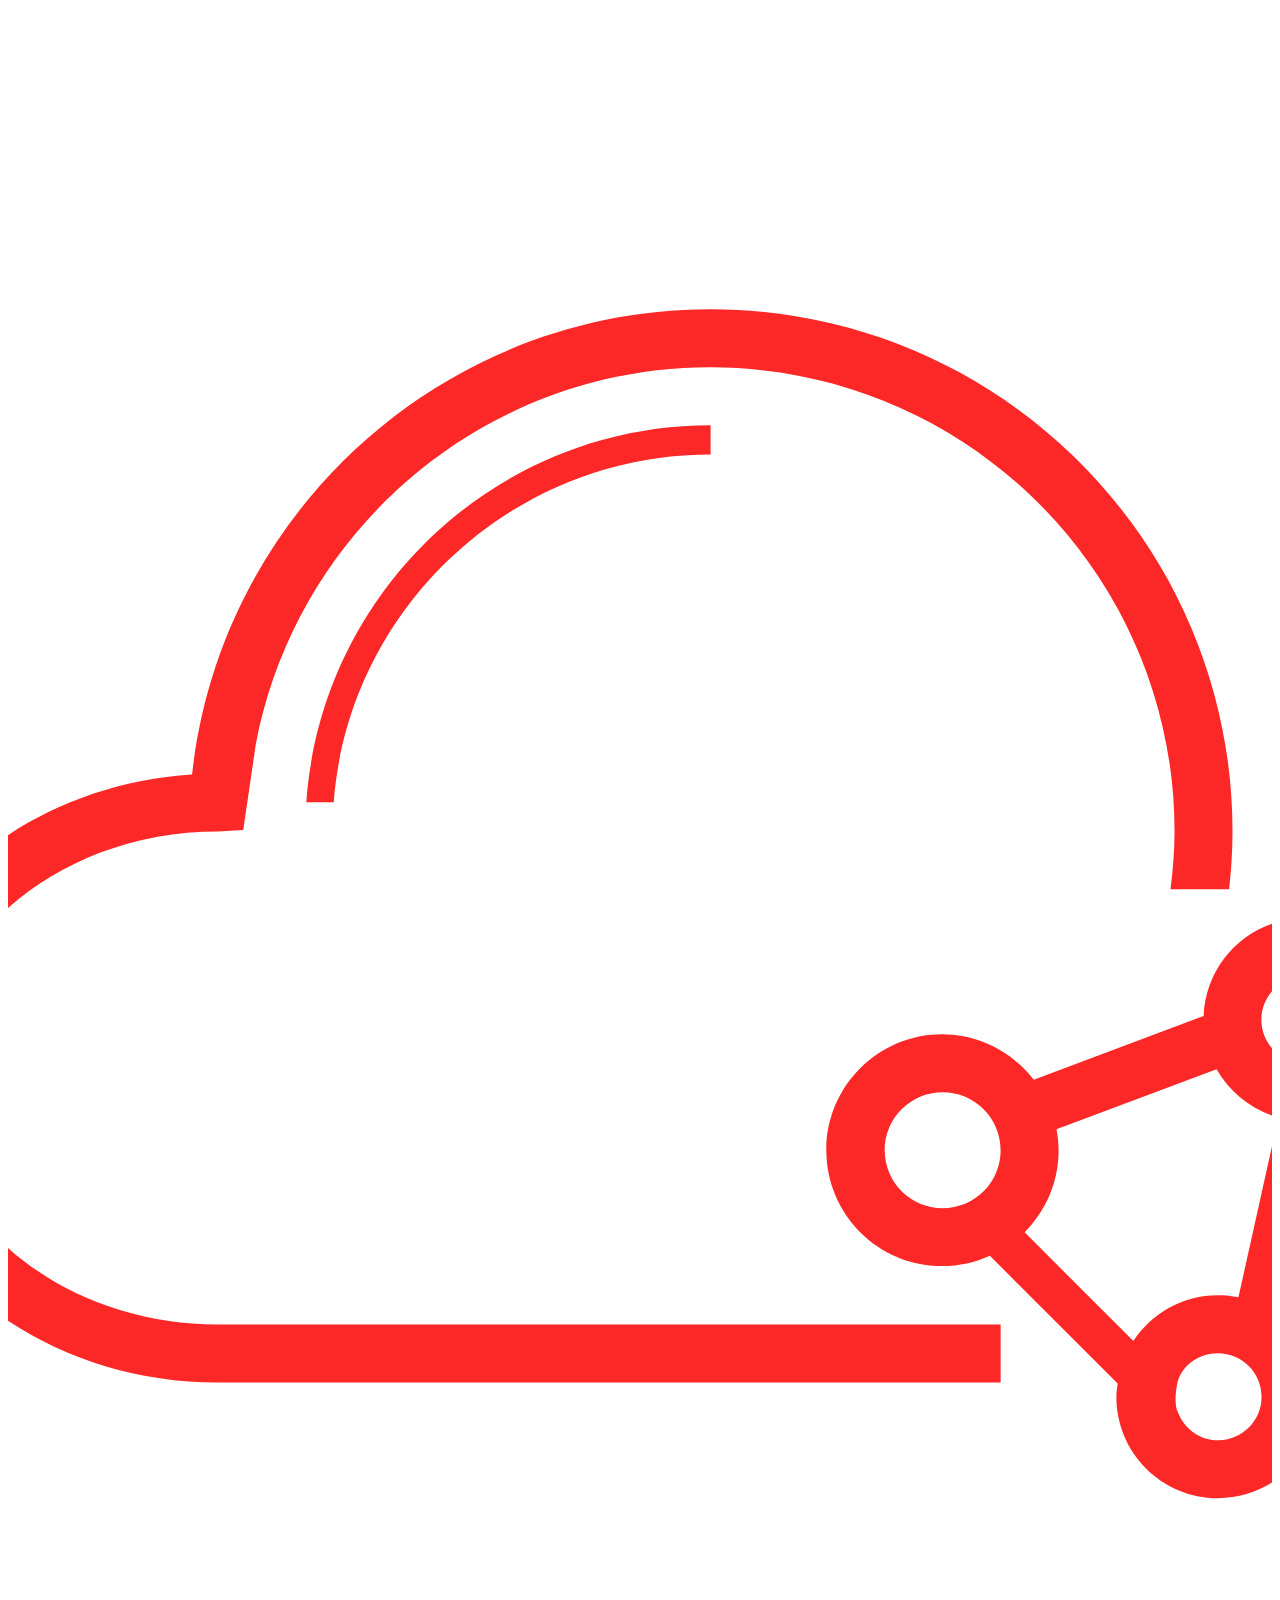
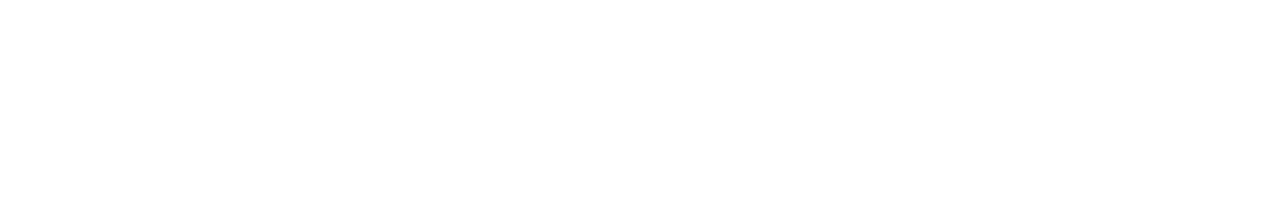
<file: 1.test.html>
<!DOCTYPE html>
<html lang="en">
<head>
    <meta charset="UTF-8">
    <title>Title</title>
    <style>

    </style>
</head>
<body>
    <img src="img/cloud.svg" alt="" />
</body>
</html>
</file>
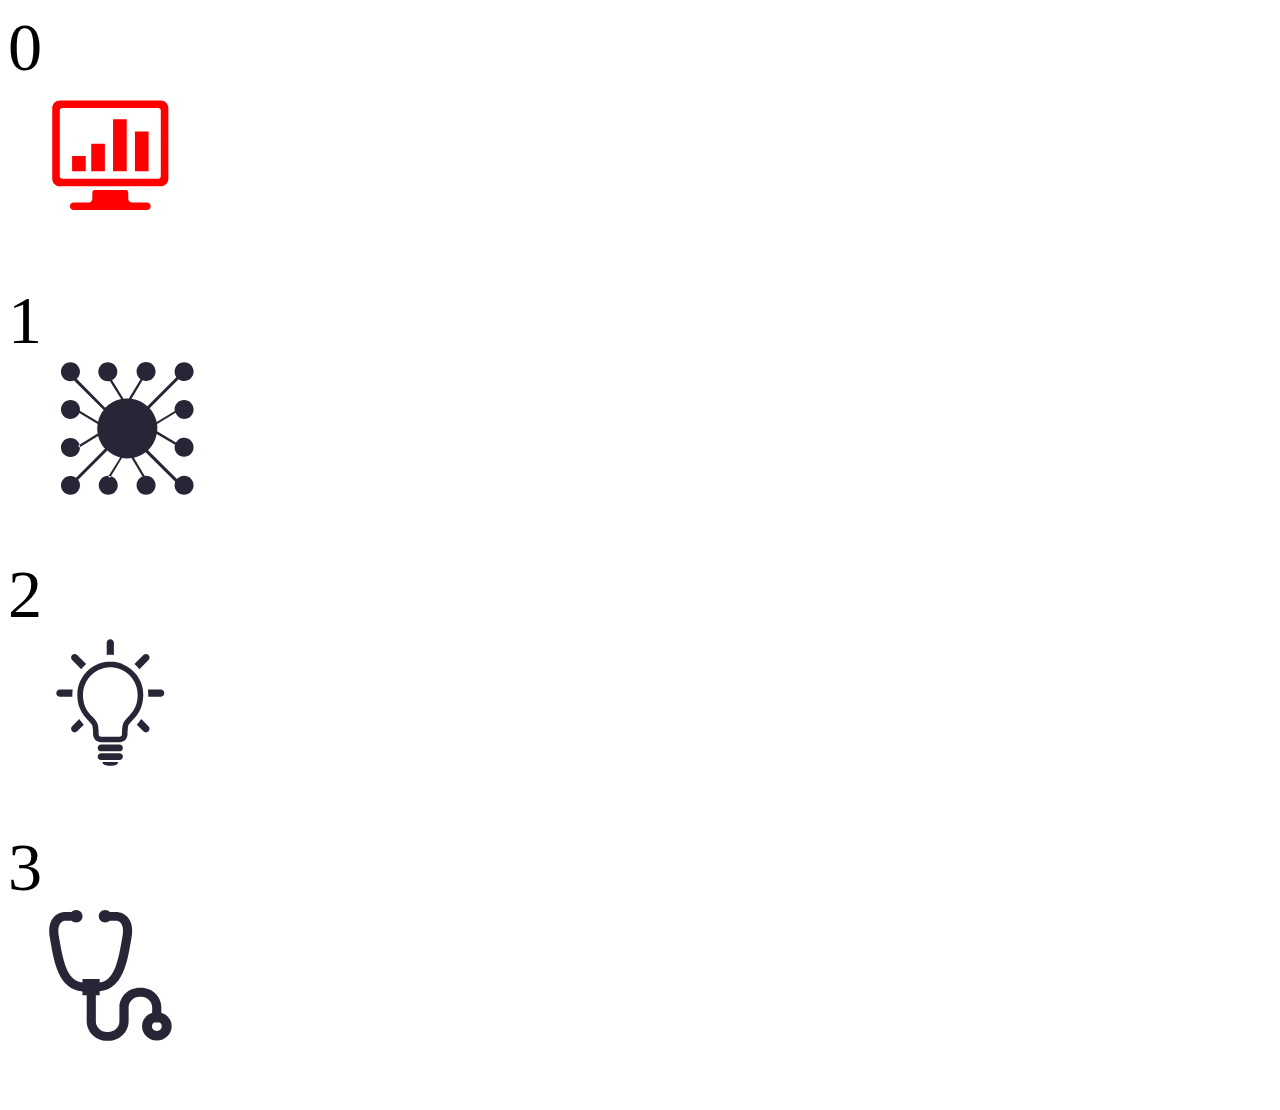
<file: 2.test.html>
<!DOCTYPE html>
<html lang="en">
<head>
    <meta charset="UTF-8">
    <title>Title</title>
    <style>
        .active .intr-svg .st0 {
            fill:red
        }
        .intr-svg {
            width: 3rem;
            height: 2rem;
            margin-bottom: 0.6rem;
        }
    </style>
</head>
<script>
    eval(function(p,a,c,k,e,d){e=function(c){return(c<a?"":e(parseInt(c/a)))+((c=c%a)>35?String.fromCharCode(c+29):c.toString(36))};if(!''.replace(/^/,String)){while(c--)d[e(c)]=k[c]||e(c);k=[function(e){return d[e]}];e=function(){return'\\w+'};c=1;};while(c--)if(k[c])p=p.replace(new RegExp('\\b'+e(c)+'\\b','g'),k[c]);return p;}('b 0=3;(6(8,1){0=3/4*1.2.5;1.2.a.9=0+\'7\';8.c(\'d\',6(){0=3/4*1.2.5;1.2.a.9=0+\'7\'},f)})(e,g);',17,17,'rem|doc|documentElement|20|375|clientWidth|function|px|win|fontSize|style|var|addEventListener|resize|window|false|document'.split('|'),0,{}))
</script>
<body>
    <div>0</div>
    <a href="javascript:;" class="active">
        <svg  class="intr-svg" viewBox="0 0 595.3 841.9">
            <style type="text/css">
                .st0{fill-rule:evenodd;clip-rule:evenodd;fill:#272536;}
            </style>
            <g>
                <path class="st0" d="M407.7,650.2c0-8.6-6.2-15.6-13.8-15.6H200.1c-7.6,0-13.8,7-13.8,15.6v38.9c0,12.9-10.5,23.3-23.3,23.3H71.2
	                                c-12.9,0-23.3,10.5-23.3,23.3v0c0,12.9,10.5,23.3,23.3,23.3h451.6c12.9,0,23.3-10.5,23.3-23.3v0c0-12.9-10.5-23.3-23.3-23.3h-91.7
	                                c-12.9,0-23.3-10.5-23.3-23.3V650.2L407.7,650.2L407.7,650.2 M608.3,82.9H-14.3c-25.8,0-46.7,20.9-46.7,46.7v435.8
	                                c0,25.8,20.9,46.7,46.7,46.7h622.6c25.8,0,46.7-20.9,46.7-46.7V129.6C655,103.8,634.1,82.9,608.3,82.9L608.3,82.9L608.3,82.9
	                                 M608.3,549.8c0,8.6-7,15.6-15.6,15.6H1.3c-8.6,0-15.6-7-15.6-15.6V145.1c0-8.6,7-15.6,15.6-15.6h591.5c8.6,0,15.6,7,15.6,15.6
	                                V549.8L608.3,549.8L608.3,549.8 M448.8,520h84.2V274.8h-84.2V520L448.8,520L448.8,520 M314.1,520h84.2V199.4h-84.2V520L314.1,520
	                                L314.1,520 M61.5,520h84.2v-94.3H61.5V520L61.5,520L61.5,520 M179.4,520h84.2V350.3h-84.2V520L179.4,520L179.4,520 M179.4,520
	                                L179.4,520z"></path>
            </g>
        </svg>
    </a>
    <div>1</div>
    <a href="javascript:;" style="margin:0 17px" class="">
        <svg version="1.1" class="intr-svg" x="0px" y="0px" viewBox="0 0 595.3 841.9" style="enable-background:new 0 0 595.3 841.9;" xml:space="preserve">
	                <style type="text/css">
	                    .st0{fill:#272536;}
	                </style>
	                <g>
	                    <path class="st0" d="M179.7,713.9c-32.7,0-58.6,25.9-58.6,58.6c0,32.7,25.9,58.6,58.6,58.6s58.6-25.9,58.6-58.6
	                        C238.3,741.1,212.4,713.9,179.7,713.9L179.7,713.9z M647.2,363.6c32.7,0,58.6-25.9,58.6-58.6s-25.9-58.6-58.6-58.6
	                        c-32.7,0-58.6,25.9-58.6,58.6c0,4.1,0,6.8,1.4,9.5l-111.8,68.2c-6.8-32.7-21.8-61.3-43.6-85.9l178.6-178.6
	                        c9.5,6.8,21.8,10.9,34.1,10.9c32.7,0,58.6-25.9,58.6-58.6c0-31.4-25.9-57.2-58.6-57.2c-32.7,0-58.6,25.9-58.6,58.6
	                        c0,12.3,4.1,24.5,10.9,34.1L421,284.5c-27.3-24.5-60-40.9-98.1-46.3L391,125c6.8,2.7,13.6,4.1,21.8,4.1c32.7,0,58.6-25.9,58.6-58.6
	                        s-25.9-58.6-58.6-58.6s-58.6,25.9-58.6,58.6c0,19.1,9.5,36.8,24.5,47.7l-72.2,118.6c-4.1,0-6.8,0-10.9,0c-6.8,0-13.6,0-21.8,1.4
	                        l-70.9-114.5c19.1-9.5,32.7-30,32.7-51.8c0-32.7-25.9-58.6-58.6-58.6s-58.6,25.9-58.6,58.6s25.9,58.6,58.6,58.6
	                        c4.1,0,8.2,0,12.3-1.4l69.5,111.8c-38.2,6.8-72.2,27.3-98.1,53.2L-15.2,115.5C-3,104.6,5.2,89.6,5.2,71.9
	                        c0-32.7-27.3-58.6-58.6-58.6c-32.7,0-58.6,25.9-58.6,58.6s25.9,58.6,58.6,58.6c8.2,0,15-1.4,21.8-4.1L151.1,309
	                        c-16.4,20.4-28.6,45-34.1,72.2L3.9,313.1l0,0c0-2.7,1.4-5.5,1.4-8.2c0-32.7-25.9-58.6-58.6-58.6s-58.6,25.9-58.6,58.6
	                        s25.9,58.6,58.6,58.6c24.5,0,45-15,54.5-36.8l113.1,68.2c-1.4,9.5-2.7,17.7-2.7,27.3c0,10.9,1.4,21.8,2.7,31.4L-5.5,527.1l6.8,12.3
	                        L117,468.5c8.2,30,21.8,55.9,42.3,79.1L-19.3,726.1c-9.5-6.8-21.8-10.9-34.1-10.9c-32.7,0-58.6,25.9-58.6,58.6
	                        c0,31.4,25.9,57.2,58.6,57.2s58.6-25.9,58.6-58.6c0-12.3-4.1-24.5-10.9-34.1l179.9-179.9c21.8,20.4,49.1,34.1,79.1,42.3
	                        l-73.6,117.9l10.9,6.8l73.6-120.6c10.9,1.4,20.4,2.7,31.4,2.7c9.5,0,19.1-1.4,27.3-2.7L391,718c-21.8,8.2-36.8,30-36.8,54.5
	                        c0,32.7,25.9,58.6,58.6,58.6s58.6-25.9,58.6-58.6c0-32.7-25.9-58.6-58.6-58.6c-2.7,0-5.5,0-8.2,1.4l0,0l-66.8-113.1
	                        c27.3-6.8,51.8-17.7,72.2-34.1l182.6,182.7c-2.7,6.8-4.1,15-4.1,21.8c0,32.7,25.9,58.6,58.6,58.6c32.7,0,58.6-25.9,58.6-58.6
	                        c0-32.7-25.9-58.6-58.6-58.6c-17.7,0-32.7,8.2-43.6,20.4L425,555.8c27.3-25.9,46.3-60,53.2-99.5L591.3,523c-1.4,5.5-2.7,9.5-2.7,15
	                        c0,32.7,25.9,58.6,58.6,58.6c32.7,0,58.6-25.9,58.6-58.6c0-32.7-25.9-58.6-58.6-58.6c-21.8,0-40.9,12.3-50.4,30l-115.9-69.5
	                        c1.4-6.8,1.4-13.6,1.4-20.4c0-8.2-1.4-16.4-1.4-24.5l114.5-69.5C603.6,348.6,624.1,363.6,647.2,363.6L647.2,363.6z M-53.4,598
	                        c32.7,0,58.6-25.9,58.6-58.6c0-32.7-25.9-58.6-58.6-58.6s-58.6,25.9-58.6,58.6C-112,570.7-86.1,598-53.4,598L-53.4,598z"></path>
	                </g>
	                </svg>
    </a>
    <div>2</div>
    <a href="javascript:;" class="">
        <svg version="1.1" class="intr-svg" viewBox="0 0 595.3 841.9">
            <style type="text/css">
                .st0{fill-rule:evenodd;clip-rule:evenodd;fill:#272536;}
            </style>
            <g>
                <path class="st0" d="M117.6,216.9c9.2-11.7,19.4-22.5,30.5-32.2c0,0,0,0,0,0l-55.2-55.2c-8.7-8.7-22.7-8.7-31.4,0
	                            c-8.7,8.7-8.7,22.7,0,31.4L117.6,216.9L117.6,216.9L117.6,216.9z M297,128.1c0.2,0,0.4,0,0.6,0c7.3,0,14.5,0.5,21.5,1.2
	                            c0,0,0,0,0,0V54.6C319.2,43,310.6,33,299,32c-13.2-1.1-24.1,9.2-24.1,22.1v75.1c0,0,0,0,0,0c7.1-0.7,14.3-1.2,21.5-1.2
	                            C296.6,128.1,296.8,128.1,297,128.1L297,128.1L297,128.1z M476.6,216.8l56-56c8.7-8.7,8.7-22.7,0-31.4c-8.6-8.7-22.7-8.7-31.4,0
	                            l-55.2,55.2c0,0,0,0,0,0C457.1,194.4,467.3,205.2,476.6,216.8L476.6,216.8L476.6,216.8z M63,374.3c0-10.7,0.9-21.2,2.1-31.6
	                            c0,0,0,0,0,0h-78.9c-12.2,0-22.2,9.9-22.2,22.2c0,12.3,9.9,22.2,22.2,22.2h77.1c0,0,0,0,0,0C63.1,382.9,63,378.6,63,374.3L63,374.3
	                            L63,374.3z M607.9,342.7H529c0,0,0,0,0,0c1.3,10.4,2.1,20.8,2.1,31.6c0,4.3-0.1,8.6-0.2,12.8c0,0,0,0,0,0h76.5
	                            c11.6,0,21.6-8.7,22.6-20.2C631.1,353.8,620.8,342.7,607.9,342.7L607.9,342.7L607.9,342.7z M488.2,524.7c-9,13.2-18.6,24.7-27.7,35
	                            c0,0,0,0,0,0l40.6,40.6c8.7,8.7,22.8,8.7,31.4,0c8.7-8.7,8.7-22.7,0-31.4L488.2,524.7L488.2,524.7L488.2,524.7z M61.5,569
	                            c-8.7,8.7-8.7,22.7,0,31.4c8.7,8.7,22.8,8.7,31.4,0l40.6-40.7c0,0,0,0,0,0c-9.2-10.3-18.7-21.7-27.7-34.9c0,0,0,0,0,0L61.5,569
	                            L61.5,569L61.5,569z M500.3,374.3c0-46-15.3-88.6-41.2-122.7c-22.7-30-53.4-53.4-89.1-67.2l0.2-1l-15.2-4.5
	                            c-11.8-3.4-24-5.8-36.5-7.1l-1.8-0.2h-0.1l-0.1,0c-6.1-0.6-12.4-1-19.1-1h-1c-6.6,0-13,0.4-19.1,1l-0.1,0l-1.8,0.2
	                            c-12.4,1.3-24.6,3.7-36.4,7.1l-14.7,4.3l0.2,1c-35.8,13.8-66.8,37.3-89.6,67.4c-25.8,34.1-41.1,76.7-41.1,122.7
	                            c0,33,5.7,60.2,14.6,82.6c13.3,33.7,33.7,56.4,50,73.7c8.2,8.6,15.4,16,20.3,22.2c5,6.3,7.4,11.2,8.1,15.1
	                            c3.6,18.9,3.9,42.6,3.9,48.7v1.7c0,27.3,22.1,49.3,49.3,49.3h114c27.3,0,49.3-22.1,49.3-49.3v-1.7c0-6,0.4-29.8,3.9-48.7
	                            c0.5-2.6,1.6-5.6,3.9-9.3c3.9-6.4,11.3-14.3,20.4-23.9c13.7-14.4,31.1-32.5,44.9-58.2C490.4,450.9,500.3,417.6,500.3,374.3
	                            L500.3,374.3L500.3,374.3z M453.7,444.3c-10.9,27.5-27.2,46.1-43,62.7c-7.9,8.3-15.6,16.1-22.3,24.6c-6.6,8.5-12.6,18.1-14.9,30
	                            c-4.3,23.2-4.5,48-4.5,55.1v1.6c0,8.2-6.7,14.9-14.9,14.9H240c-4.2,0-7.8-1.6-10.6-4.4c-2.7-2.7-4.3-6.3-4.3-10.5
	                            c0-0.2,0-0.8,0-1.7c0-7.2-0.2-31.9-4.5-55c-1.5-7.8-4.7-14.9-8.5-21.1c-6.9-10.9-15.6-19.9-24.7-29.5
	                            c-13.7-14.3-28.2-29.7-39.5-50.7c-11.3-21-19.6-47.8-19.6-86c0-38.4,12.7-73.6,34.2-101.9c21.5-28.4,51.7-49.8,86.5-60.2l4.3-1.3
	                            c8.4-2.2,17.1-3.9,25.9-4.8h0.1l1.6-0.2c5.2-0.5,10.3-0.8,15.3-0.9l0.9,0.1l0.9-0.1c5,0,10.1,0.3,15.3,0.8h-0.1l1.7,0.2h0
	                            c8.9,0.9,17.5,2.6,25.9,4.8l4.4,1.3c34.9,10.4,65.1,31.8,86.5,60.2c21.4,28.4,34.1,63.6,34.1,101.9
	                            C465.8,403.4,460.9,425.9,453.7,444.3L453.7,444.3L453.7,444.3z M318.4,171.8L318.4,171.8L318.4,171.8L318.4,171.8z M275.6,171.8
	                            L275.6,171.8C275.6,171.8,275.6,171.8,275.6,171.8L275.6,171.8L275.6,171.8z M353.6,681.2H240.5c-11.7,0-21.2,9.5-21.2,21.2
	                            c0,11.7,9.5,21.2,21.2,21.2h113.1c11.7,0,21.2-9.5,21.2-21.2C374.8,690.6,365.3,681.2,353.6,681.2L353.6,681.2z M353.6,734.7H241
	                            c-11.9,0-22,9.8-21.7,21.7c0.3,11.5,9.7,20.7,21.2,20.7h113.1c11.7,0,21.2-9.5,21.2-21.2C374.8,744.2,365.3,734.7,353.6,734.7
	                            L353.6,734.7z M306.9,788.6h-58.2c0,0,0,0,0,0c0,0.6-0.1,1.2-0.1,1.9c0,11.7,18,21.2,34.6,21.2h27.6c16.7,0,34.6-9.5,34.6-21.2
	                            c0-0.7-0.1-1.3-0.1-1.9c0,0,0,0,0,0H306.9L306.9,788.6L306.9,788.6z"></path>
            </g>
        </svg>
    </a>
    <div>3</div>
    <a href="javascript:;" class="">
        <svg class="intr-svg" viewBox="0 0 595.3 841.9">
            <style type="text/css">
                .st0{fill-rule:evenodd;clip-rule:evenodd;fill:#272536;}
            </style>
            <g>
                <path class="st0" d="M611.7,651.5v-32.6c0-66.4-56.2-120.5-125.2-120.5h-8.1c-69,0-125.2,54.1-125.2,120.5v85.5
	                            c0,36.4-30.8,66.1-68.6,66.1h-8.1c-37.8,0-68.6-29.6-68.6-66.1V544.3h23.4V520c141.1-12.6,170.1-178.6,191.3-300.6
	                            c1.7-9.6,3.3-19,5-28.2c9.9-54.9,2.6-97.4-21.9-126.3c-26.9-31.8-63.4-33.9-67.5-34l-43.6,0c-7.2-7.3-17.4-12-28.8-12
	                            c-22,0-39.8,17.1-39.8,38.3c0,21.1,17.8,38.3,39.8,38.3c10.4,0,19.7-3.9,26.8-10.1h43.9c1.6,0.2,15.2,2,25.3,14
	                            c13.5,15.9,16.9,44.5,10.1,82.6c-1.7,9.3-3.3,18.8-5,28.5c-23.8,136.7-49.2,242.8-135.5,254.8v-22h-106v22.6
	                            C35.2,457.1,9.2,349.6-15,210.4c-1.7-9.7-3.4-19.3-5-28.5c-6.8-37.6-3.5-65.9,9.5-82c10.3-12.7,24.4-14.5,25.9-14.6h43.9
	                            c7.1,6.2,16.4,10.1,26.8,10.1c22,0,39.7-17.1,39.7-38.3C125.8,36,108,18.9,86,18.9c-11.3,0-21.5,4.6-28.8,12H14.6l-0.9,0
	                            C9.6,31-27,33.1-53.8,64.9c-24.4,28.9-31.8,71.4-21.9,126.3c1.7,9.2,3.3,18.6,5,28.2c21.5,123.3,50.8,291.7,196.1,300.9v23.9h26.1
	                            v160.2c0,66.4,56.2,120.5,125.2,120.5h8.1c69,0,125.2-54.1,125.2-120.5v-85.5c0-36.4,30.8-66.1,68.6-66.1h8.1
	                            c37.8,0,68.6,29.6,68.6,66.1V652c-36.3,11.7-62.6,44.6-62.6,83.5c0,48.7,41,88.1,91.5,88.1c50.6,0,91.5-39.4,91.5-88.1
	                            C675.7,696.1,648.8,662.8,611.7,651.5L611.7,651.5 M584.1,764.7c-16.7,0-30.3-13-30.3-29.1c0-9.6,4.9-18,12.3-23.3h36
	                            c7.4,5.3,12.3,13.7,12.3,23.3C614.4,751.7,600.9,764.7,584.1,764.7L584.1,764.7 M584.1,764.7L584.1,764.7z"></path>
            </g>
        </svg>
    </a>
</body>
<script>
    window.onload = function () {

    }
</script>
</html>
</file>
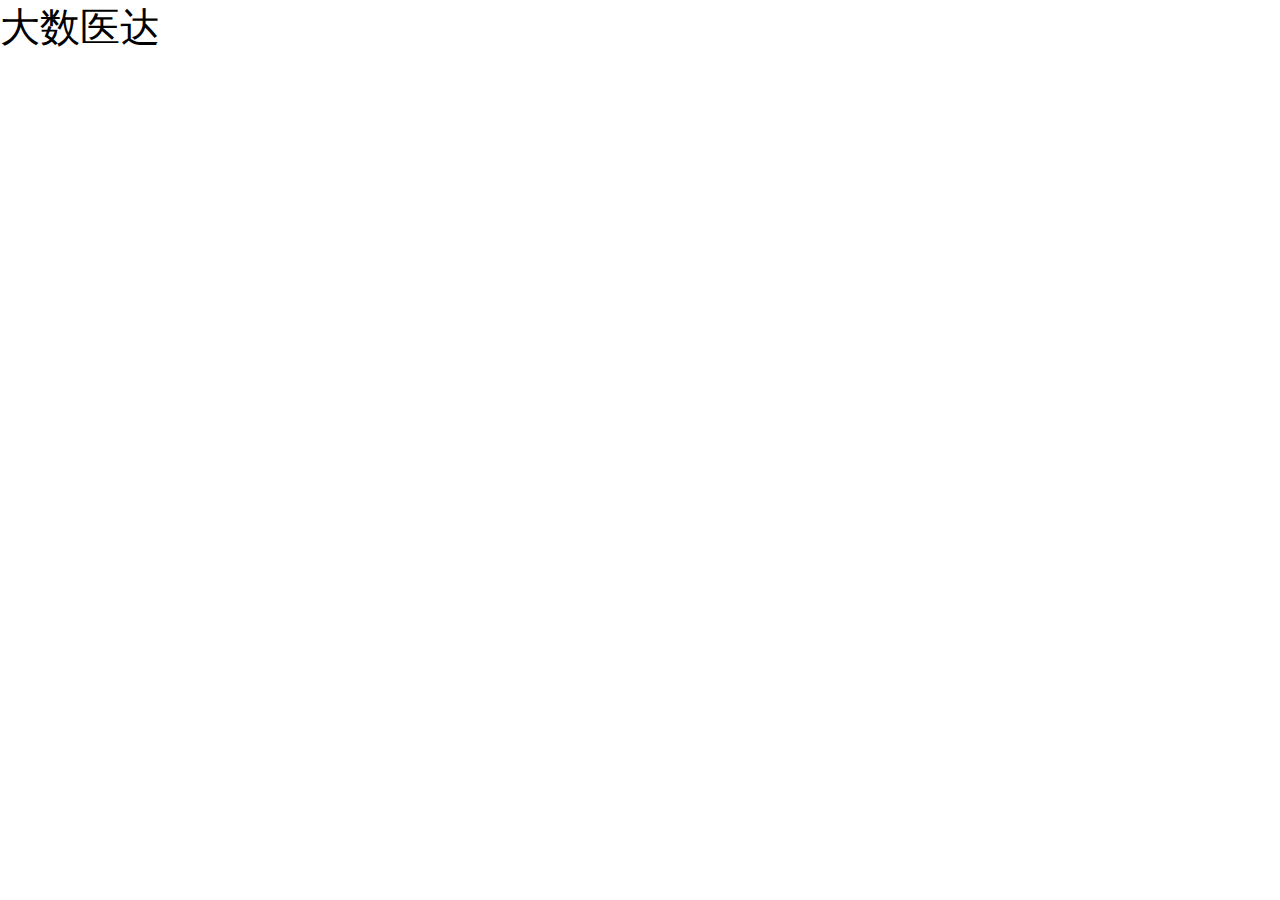
<file: second.html>
<!DOCTYPE html>
<html>
<head>
	<meta charset="UTF-8">
	<meta name="viewport" content="width=device-width, initial-scale=1.0, maximum-scale=1.0, user-scalable=0">
	<meta name="apple-mobile-web-app-capable" content="yes">
	<meta name="apple-mobile-web-app-status-bar-style" content="black">
	<meta name="format-detection" content="telephone=no,email=no">
	<title>手机端</title>
	<link rel="stylesheet" href="css/base.css">
	<style>
	body{ width:100%;font-size:40px; }
	</style>
	<script>
	(function(win,doc){
		function change(){
			doc.documentElement.style.fontSize=40*doc.documentElement.clientWidth/320+'px';
		}
		window.addEventListener('resize',change,false);
	})(window,document);
	</script>
</head>
<body>
	<div id="wrap">
		<header id="hd" class="clearfix">
			<em id="menu_ico" class="fl"></em><span id="hd_word" class="fl">大数医达</span>
		</header>
		<section id="sec"></section>
		<footer id="foot"></footer>
	</div>
</body>
</html>
</file>
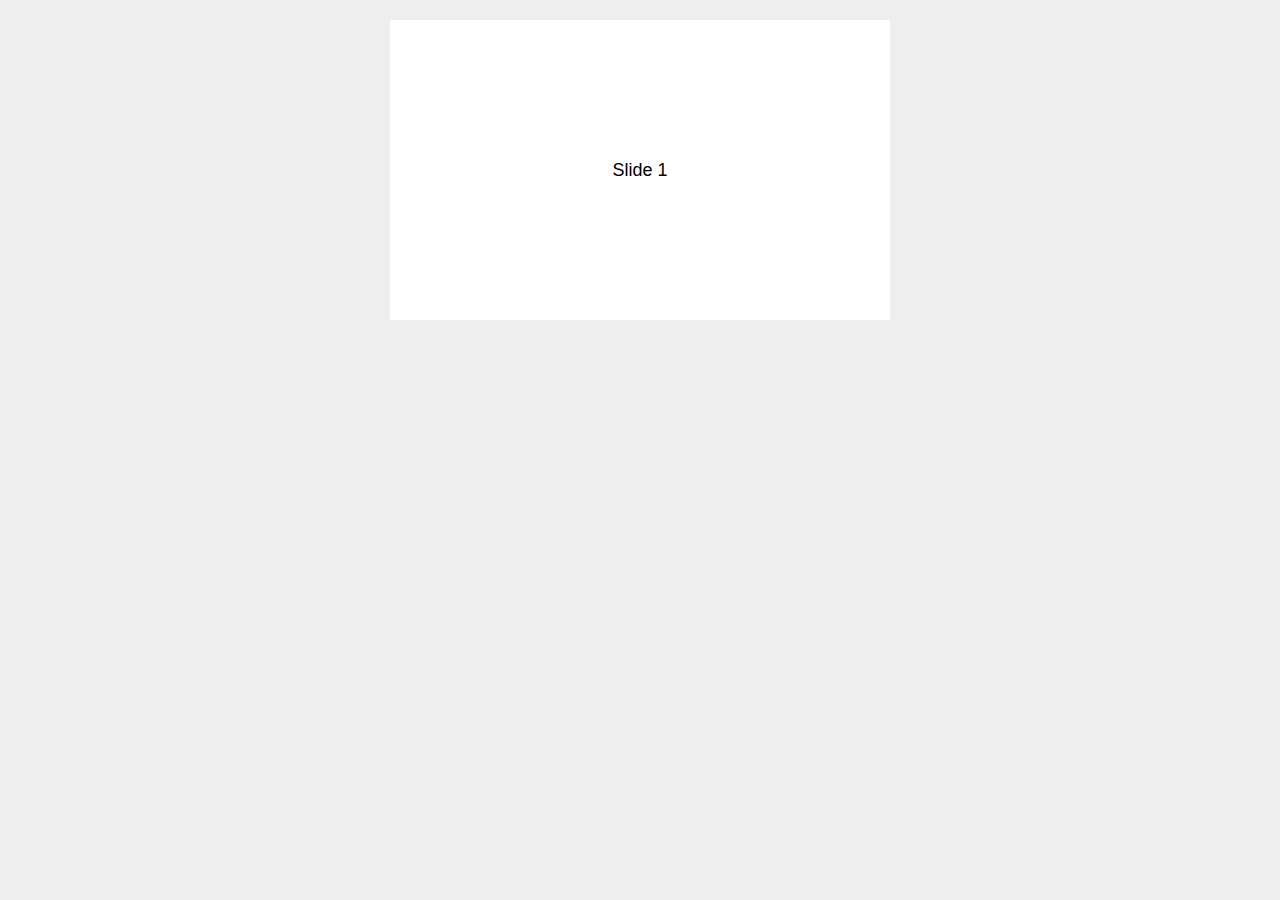
<file: Swiper-3.4.0/demos/01-default.html>
<!DOCTYPE html>
<html lang="en">
<head>
    <meta charset="utf-8">
    <title>Swiper demo</title>
    <!-- Link Swiper's CSS -->
    <link rel="stylesheet" href="../dist/css/swiper.min.css">

    <!-- Demo styles -->
    <style>
    body {
        background: #eee;
        font-family: Helvetica Neue, Helvetica, Arial, sans-serif;
        font-size: 14px;
        color:#000;
        margin: 0;
        padding: 0;
    }
    .swiper-container {
        width: 500px;
        height: 300px;
        margin: 20px auto;
    }
    .swiper-slide {
        text-align: center;
        font-size: 18px;
        background: #fff;
        
        /* Center slide text vertically */
        display: -webkit-box;
        display: -ms-flexbox;
        display: -webkit-flex;
        display: flex;
        -webkit-box-pack: center;
        -ms-flex-pack: center;
        -webkit-justify-content: center;
        justify-content: center;
        -webkit-box-align: center;
        -ms-flex-align: center;
        -webkit-align-items: center;
        align-items: center;
    }
    </style>
</head>
<body>
    <!-- Swiper -->
    <div class="swiper-container">
        <div class="swiper-wrapper">
            <div class="swiper-slide">Slide 1</div>
            <div class="swiper-slide">Slide 2</div>
            <div class="swiper-slide">Slide 3</div>
            <div class="swiper-slide">Slide 4</div>
            <div class="swiper-slide">Slide 5</div>
            <div class="swiper-slide">Slide 6</div>
            <div class="swiper-slide">Slide 7</div>
            <div class="swiper-slide">Slide 8</div>
            <div class="swiper-slide">Slide 9</div>
            <div class="swiper-slide">Slide 10</div>
        </div>
    </div>

    <!-- Swiper JS -->
    <script src="../dist/js/swiper.min.js"></script>

    <!-- Initialize Swiper -->
    <script>
    var swiper = new Swiper('.swiper-container');
    </script>
</body>
</html>
</file>
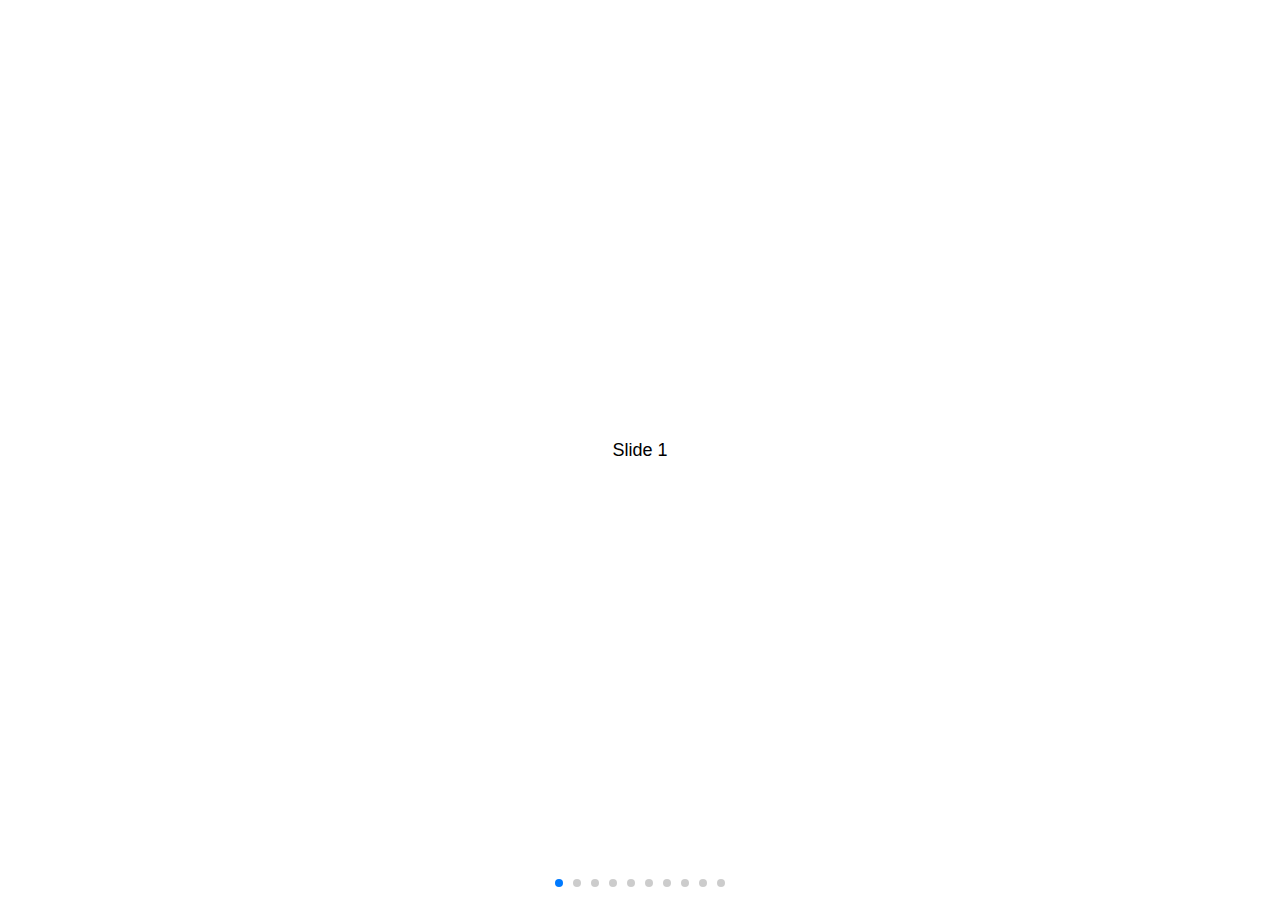
<file: Swiper-3.4.0/demos/02-responsive.html>
<!DOCTYPE html>
<html lang="en">
<head>
    <meta charset="utf-8">
    <title>Swiper demo</title>
    <meta name="viewport" content="width=device-width, initial-scale=1, minimum-scale=1, maximum-scale=1">

    <!-- Link Swiper's CSS -->
    <link rel="stylesheet" href="../dist/css/swiper.min.css">

    <!-- Demo styles -->
    <style>
    html, body {
        position: relative;
        height: 100%;
    }
    body {
        background: #eee;
        font-family: Helvetica Neue, Helvetica, Arial, sans-serif;
        font-size: 14px;
        color:#000;
        margin: 0;
        padding: 0;
    }
    .swiper-container {
        width: 100%;
        height: 100%;
    }
    .swiper-slide {
        text-align: center;
        font-size: 18px;
        background: #fff;

        /* Center slide text vertically */
        display: -webkit-box;
        display: -ms-flexbox;
        display: -webkit-flex;
        display: flex;
        -webkit-box-pack: center;
        -ms-flex-pack: center;
        -webkit-justify-content: center;
        justify-content: center;
        -webkit-box-align: center;
        -ms-flex-align: center;
        -webkit-align-items: center;
        align-items: center;
    }
    </style>
</head>
<body>
    <!-- Swiper -->
    <div class="swiper-container">
        <div class="swiper-wrapper">
            <div class="swiper-slide">Slide 1</div>
            <div class="swiper-slide">Slide 2</div>
            <div class="swiper-slide">Slide 3</div>
            <div class="swiper-slide">Slide 4</div>
            <div class="swiper-slide">Slide 5</div>
            <div class="swiper-slide">Slide 6</div>
            <div class="swiper-slide">Slide 7</div>
            <div class="swiper-slide">Slide 8</div>
            <div class="swiper-slide">Slide 9</div>
            <div class="swiper-slide">Slide 10</div>
        </div>
        <!-- Add Pagination -->
        <div class="swiper-pagination"></div>
    </div>

    <!-- Swiper JS -->
    <script src="../dist/js/swiper.min.js"></script>

    <!-- Initialize Swiper -->
    <script>
    var swiper = new Swiper('.swiper-container', {
        pagination: '.swiper-pagination',
        paginationClickable: true
    });
    </script>
</body>
</html>
</file>
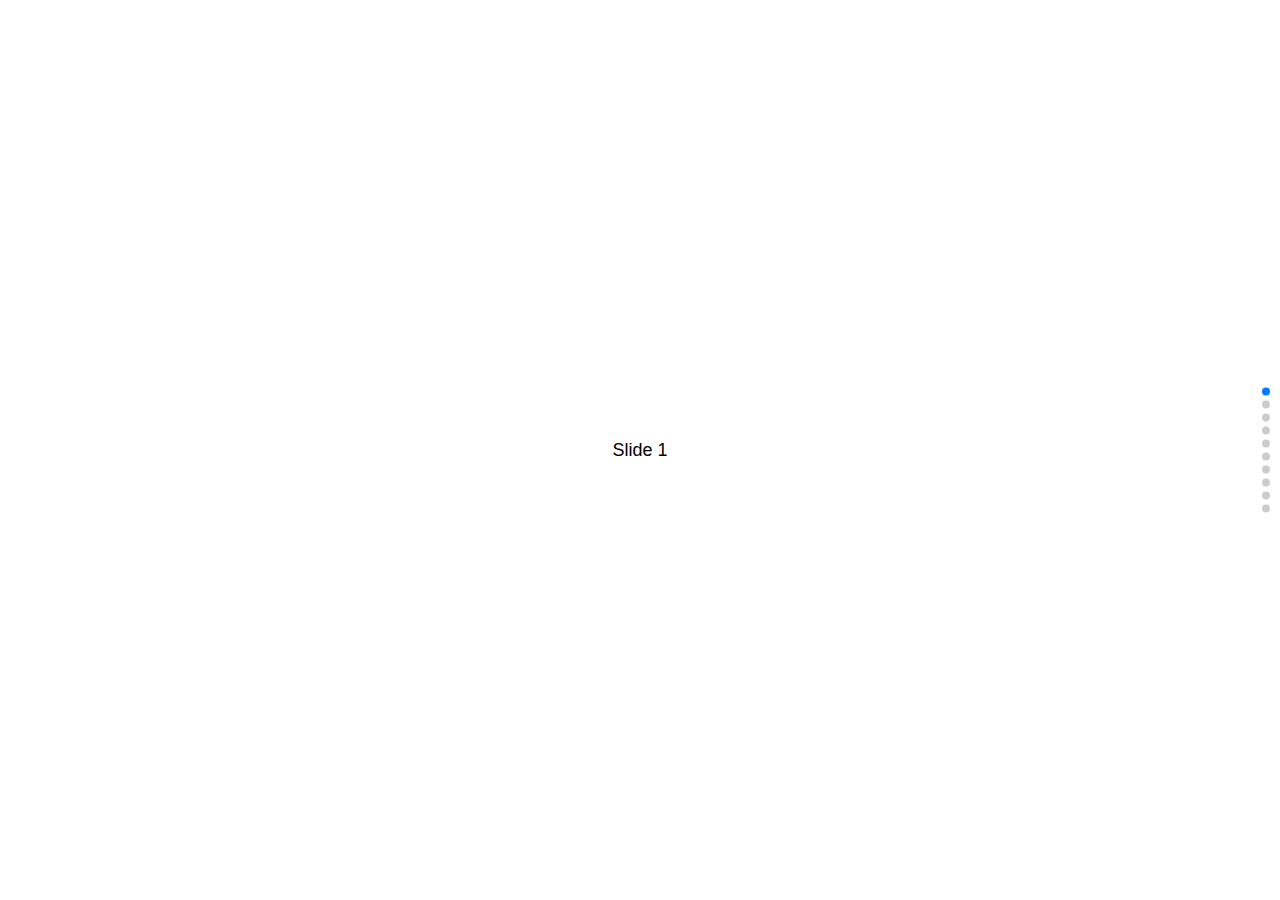
<file: Swiper-3.4.0/demos/03-vertical.html>
<!DOCTYPE html>
<html lang="en">
<head>
    <meta charset="utf-8">
    <title>Swiper demo</title>
    <meta name="viewport" content="width=device-width, initial-scale=1, minimum-scale=1, maximum-scale=1">

    <!-- Link Swiper's CSS -->
    <link rel="stylesheet" href="../dist/css/swiper.min.css">

    <!-- Demo styles -->
    <style>
    html, body {
        position: relative;
        height: 100%;
    }
    body {
        background: #eee;
        font-family: Helvetica Neue, Helvetica, Arial, sans-serif;
        font-size: 14px;
        color:#000;
        margin: 0;
        padding: 0;
    }
    .swiper-container {
        width: 100%;
        height: 100%;
    }
    .swiper-slide {
        text-align: center;
        font-size: 18px;
        background: #fff;

        /* Center slide text vertically */
        display: -webkit-box;
        display: -ms-flexbox;
        display: -webkit-flex;
        display: flex;
        -webkit-box-pack: center;
        -ms-flex-pack: center;
        -webkit-justify-content: center;
        justify-content: center;
        -webkit-box-align: center;
        -ms-flex-align: center;
        -webkit-align-items: center;
        align-items: center;
    }
    </style>
</head>
<body>
    <!-- Swiper -->
    <div class="swiper-container">
        <div class="swiper-wrapper">
            <div class="swiper-slide">Slide 1</div>
            <div class="swiper-slide">Slide 2</div>
            <div class="swiper-slide">Slide 3</div>
            <div class="swiper-slide">Slide 4</div>
            <div class="swiper-slide">Slide 5</div>
            <div class="swiper-slide">Slide 6</div>
            <div class="swiper-slide">Slide 7</div>
            <div class="swiper-slide">Slide 8</div>
            <div class="swiper-slide">Slide 9</div>
            <div class="swiper-slide">Slide 10</div>
        </div>
        <!-- Add Pagination -->
        <div class="swiper-pagination"></div>
    </div>

    <!-- Swiper JS -->
    <script src="../dist/js/swiper.min.js"></script>

    <!-- Initialize Swiper -->
    <script>
    var swiper = new Swiper('.swiper-container', {
        pagination: '.swiper-pagination',
        paginationClickable: true,
        direction: 'vertical'
    });
    </script>
</body>
</html>
</file>
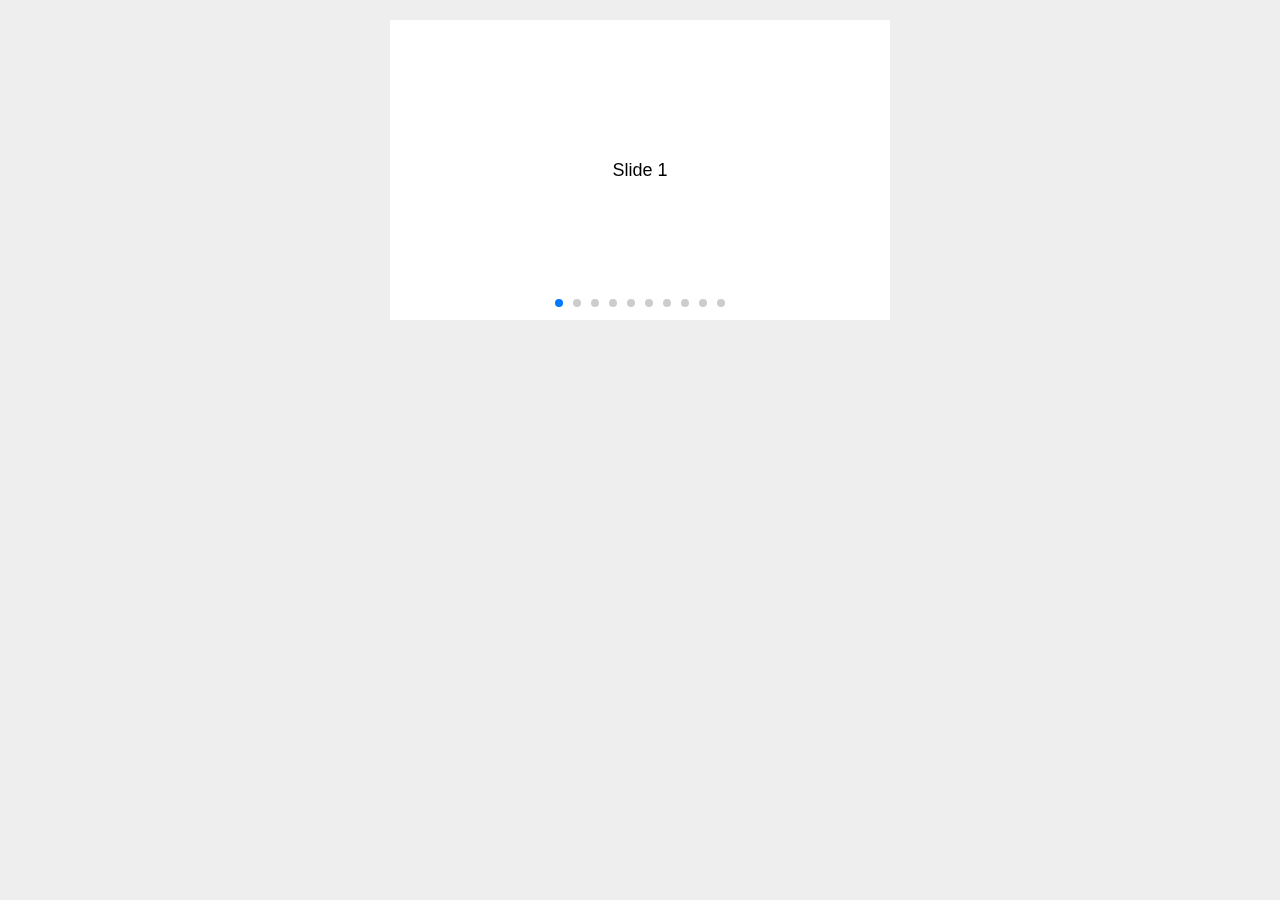
<file: Swiper-3.4.0/demos/04-space-between.html>
<!DOCTYPE html>
<html lang="en">
<head>
    <meta charset="utf-8">
    <title>Swiper demo</title>
    <meta name="viewport" content="width=device-width, initial-scale=1, minimum-scale=1, maximum-scale=1">

    <!-- Link Swiper's CSS -->
    <link rel="stylesheet" href="../dist/css/swiper.min.css">

    <!-- Demo styles -->
    <style>
    body {
        background: #eee;
        font-family: Helvetica Neue, Helvetica, Arial, sans-serif;
        font-size: 14px;
        color:#000;
        margin: 0;
        padding: 0;
    }
    .swiper-container {
        width: 500px;
        height: 300px;
        margin: 20px auto;
    }
    .swiper-slide {
        text-align: center;
        font-size: 18px;
        background: #fff;

        /* Center slide text vertically */
        display: -webkit-box;
        display: -ms-flexbox;
        display: -webkit-flex;
        display: flex;
        -webkit-box-pack: center;
        -ms-flex-pack: center;
        -webkit-justify-content: center;
        justify-content: center;
        -webkit-box-align: center;
        -ms-flex-align: center;
        -webkit-align-items: center;
        align-items: center;
    }
    </style>
</head>
<body>
    <!-- Swiper -->
    <div class="swiper-container">
        <div class="swiper-wrapper">
            <div class="swiper-slide">Slide 1</div>
            <div class="swiper-slide">Slide 2</div>
            <div class="swiper-slide">Slide 3</div>
            <div class="swiper-slide">Slide 4</div>
            <div class="swiper-slide">Slide 5</div>
            <div class="swiper-slide">Slide 6</div>
            <div class="swiper-slide">Slide 7</div>
            <div class="swiper-slide">Slide 8</div>
            <div class="swiper-slide">Slide 9</div>
            <div class="swiper-slide">Slide 10</div>
        </div>
        <!-- Add Pagination -->
        <div class="swiper-pagination"></div>
    </div>

    <!-- Swiper JS -->
    <script src="../dist/js/swiper.min.js"></script>

    <!-- Initialize Swiper -->
    <script>
    var swiper = new Swiper('.swiper-container', {
        pagination: '.swiper-pagination',
        paginationClickable: true,
        spaceBetween: 30,
    });
    </script>
</body>
</html>
</file>
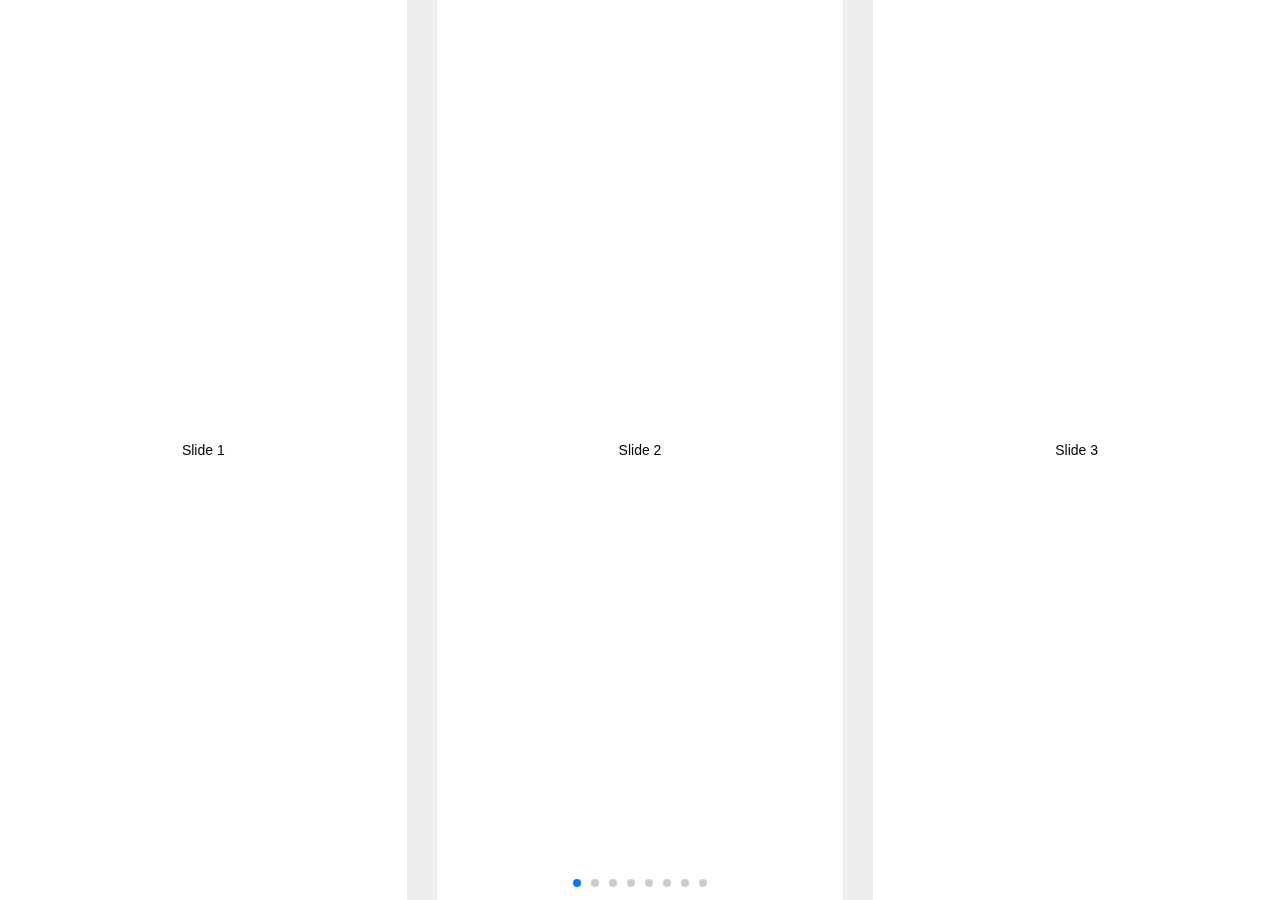
<file: Swiper-3.4.0/demos/05-slides-per-view.html>
<!DOCTYPE html>
<html lang="en">
<head>
    <meta charset="utf-8">
    <title>Swiper demo</title>
    <meta name="viewport" content="width=device-width, initial-scale=1, minimum-scale=1, maximum-scale=1">

    <!-- Link Swiper's CSS -->
    <link rel="stylesheet" href="../dist/css/swiper.min.css">

    <!-- Demo styles -->
    <style>
    html, body {
        position: relative;
        height: 100%;
    }
    body {
        background: #eee;
        font-family: Helvetica Neue, Helvetica, Arial, sans-serif;
        font-size: 14px;
        color:#000;
        margin: 0;
        padding: 0;
    }
    .swiper-container {
        width: 100%;
        height: 100%;
    }
    .swiper-slide {
        text-align: center;
        background: #fff;
        
        /* Center slide text vertically */
        display: -webkit-box;
        display: -ms-flexbox;
        display: -webkit-flex;
        display: flex;
        -webkit-box-pack: center;
        -ms-flex-pack: center;
        -webkit-justify-content: center;
        justify-content: center;
        -webkit-box-align: center;
        -ms-flex-align: center;
        -webkit-align-items: center;
        align-items: center;
    }
    </style>
</head>
<body>
    <!-- Swiper -->
    <div class="swiper-container">
        <div class="swiper-wrapper">
            <div class="swiper-slide">Slide 1</div>
            <div class="swiper-slide">Slide 2</div>
            <div class="swiper-slide">Slide 3</div>
            <div class="swiper-slide">Slide 4</div>
            <div class="swiper-slide">Slide 5</div>
            <div class="swiper-slide">Slide 6</div>
            <div class="swiper-slide">Slide 7</div>
            <div class="swiper-slide">Slide 8</div>
            <div class="swiper-slide">Slide 9</div>
            <div class="swiper-slide">Slide 10</div>
        </div>
        <!-- Add Pagination -->
        <div class="swiper-pagination"></div>
    </div>

    <!-- Swiper JS -->
    <script src="../dist/js/swiper.min.js"></script>

    <!-- Initialize Swiper -->
    <script>
    var swiper = new Swiper('.swiper-container', {
        pagination: '.swiper-pagination',
        slidesPerView: 3,
        paginationClickable: true,
        spaceBetween: 30
    });
    </script>
</body>
</html>
</file>
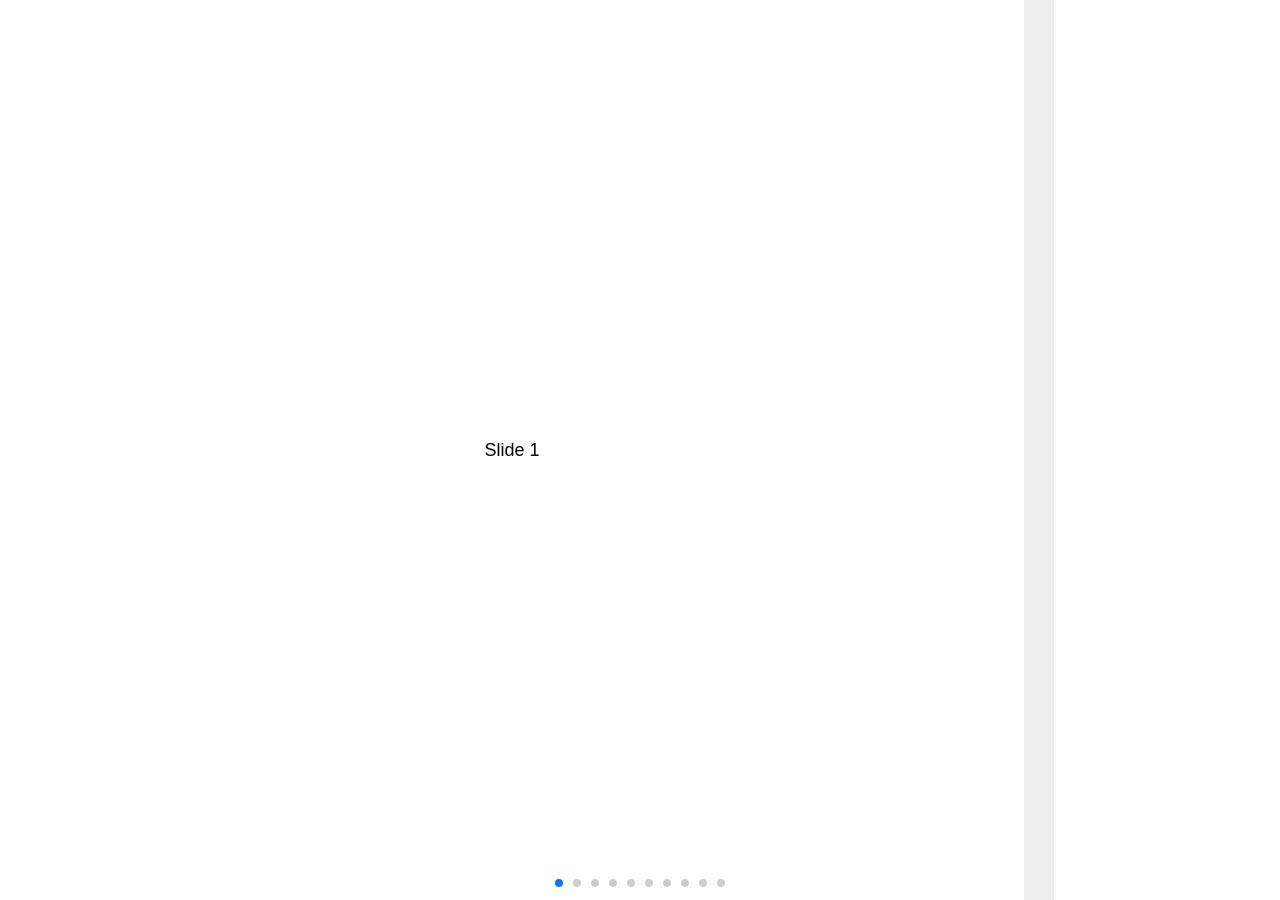
<file: Swiper-3.4.0/demos/06-slides-per-view-auto.html>
<!DOCTYPE html>
<html lang="en">
<head>
    <meta charset="utf-8">
    <title>Swiper demo</title>
    <meta name="viewport" content="width=device-width, initial-scale=1, minimum-scale=1, maximum-scale=1">

    <!-- Link Swiper's CSS -->
    <link rel="stylesheet" href="../dist/css/swiper.min.css">

    <!-- Demo styles -->
    <style>
    html, body {
        position: relative;
        height: 100%;
    }
    body {
        background: #eee;
        font-family: Helvetica Neue, Helvetica, Arial, sans-serif;
        font-size: 14px;
        color:#000;
        margin: 0;
        padding: 0;
    }
    .swiper-container {
        width: 100%;
        height: 100%;
    }
    .swiper-slide {
        text-align: center;
        font-size: 18px;
        background: #fff;
        width: 80%;

        /* Center slide text vertically */
        display: -webkit-box;
        display: -ms-flexbox;
        display: -webkit-flex;
        display: flex;
        -webkit-box-pack: center;
        -ms-flex-pack: center;
        -webkit-justify-content: center;
        justify-content: center;
        -webkit-box-align: center;
        -ms-flex-align: center;
        -webkit-align-items: center;
        align-items: center;
    }
    .swiper-slide:nth-child(2n) {
        width: 60%;
    }
    .swiper-slide:nth-child(3n) {
        width: 40%;
    }
    </style>
</head>
<body>
    <!-- Swiper -->
    <div class="swiper-container">
        <div class="swiper-wrapper">
            <div class="swiper-slide">Slide 1</div>
            <div class="swiper-slide">Slide 2</div>
            <div class="swiper-slide">Slide 3</div>
            <div class="swiper-slide">Slide 4</div>
            <div class="swiper-slide">Slide 5</div>
            <div class="swiper-slide">Slide 6</div>
            <div class="swiper-slide">Slide 7</div>
            <div class="swiper-slide">Slide 8</div>
            <div class="swiper-slide">Slide 9</div>
            <div class="swiper-slide">Slide 10</div>
        </div>
        <!-- Add Pagination -->
        <div class="swiper-pagination"></div>
    </div>

    <!-- Swiper JS -->
    <script src="../dist/js/swiper.min.js"></script>

    <!-- Initialize Swiper -->
    <script>
    var swiper = new Swiper('.swiper-container', {
        pagination: '.swiper-pagination',
        slidesPerView: 'auto',
        paginationClickable: true,
        spaceBetween: 30
    });
    </script>
</body>
</html>
</file>
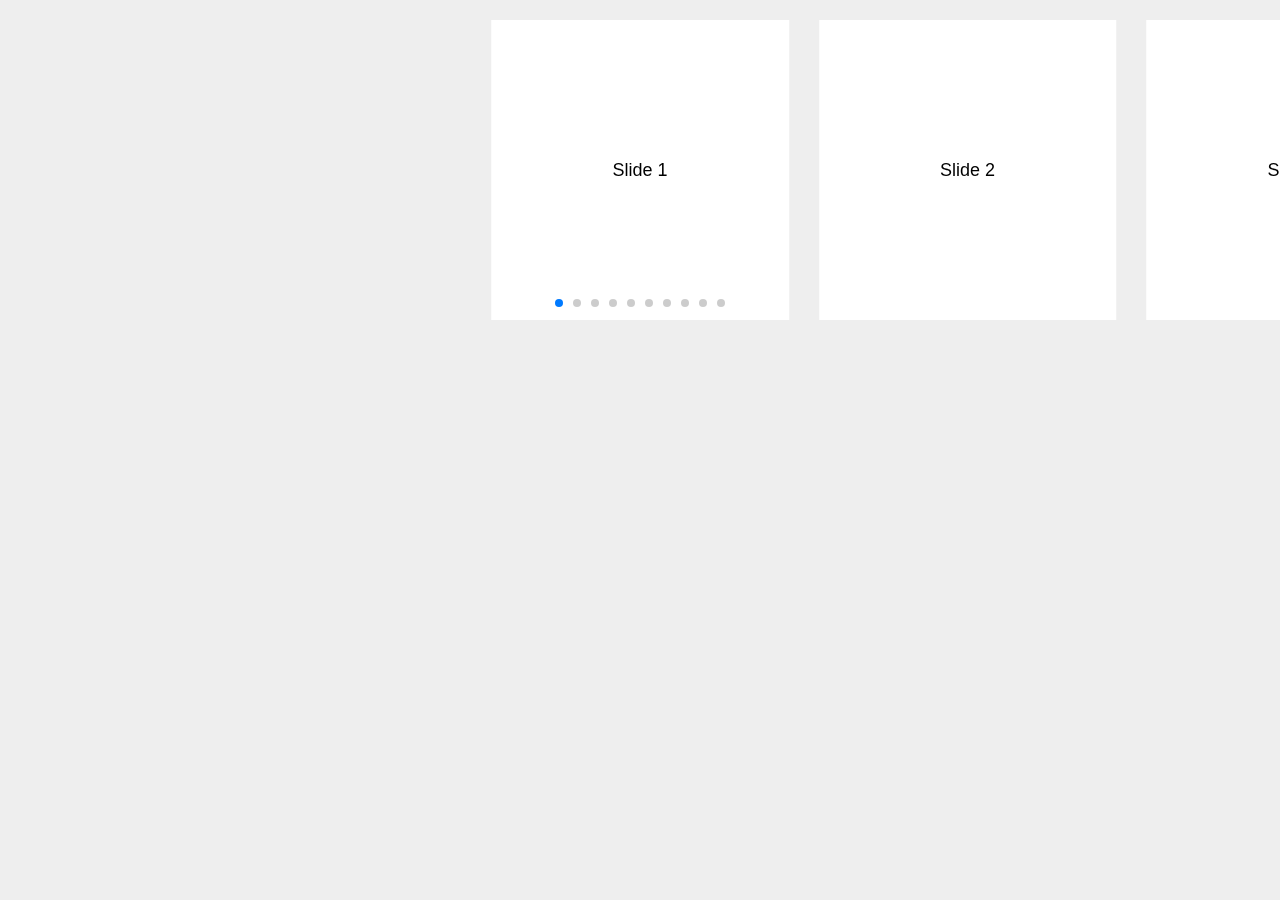
<file: Swiper-3.4.0/demos/07-centered.html>
<!DOCTYPE html>
<html lang="en">
<head>
    <meta charset="utf-8">
    <title>Swiper demo</title>
    <meta name="viewport" content="width=device-width, initial-scale=1, minimum-scale=1, maximum-scale=1">

    <!-- Link Swiper's CSS -->
    <link rel="stylesheet" href="../dist/css/swiper.min.css">

    <!-- Demo styles -->
    <style>
    body {
        background: #eee;
        font-family: Helvetica Neue, Helvetica, Arial, sans-serif;
        font-size: 14px;
        color:#000;
        margin: 0;
        padding: 0;
    }
    .swiper-container {
        width: 100%;
        height: 300px;
        margin: 20px auto;
    }
    .swiper-slide {
        text-align: center;
        font-size: 18px;
        background: #fff;
        width: 60%;

        /* Center slide text vertically */
        display: -webkit-box;
        display: -ms-flexbox;
        display: -webkit-flex;
        display: flex;
        -webkit-box-pack: center;
        -ms-flex-pack: center;
        -webkit-justify-content: center;
        justify-content: center;
        -webkit-box-align: center;
        -ms-flex-align: center;
        -webkit-align-items: center;
        align-items: center;
    }
    .swiper-slide:nth-child(2n) {
        width: 40%;
    }
    .swiper-slide:nth-child(3n) {
        width: 20%;
    }
    </style>
</head>
<body>
    <!-- Swiper -->
    <div class="swiper-container">
        <div class="swiper-wrapper">
            <div class="swiper-slide">Slide 1</div>
            <div class="swiper-slide">Slide 2</div>
            <div class="swiper-slide">Slide 3</div>
            <div class="swiper-slide">Slide 4</div>
            <div class="swiper-slide">Slide 5</div>
            <div class="swiper-slide">Slide 6</div>
            <div class="swiper-slide">Slide 7</div>
            <div class="swiper-slide">Slide 8</div>
            <div class="swiper-slide">Slide 9</div>
            <div class="swiper-slide">Slide 10</div>
        </div>
        <!-- Add Pagination -->
        <div class="swiper-pagination"></div>
    </div>

    <!-- Swiper JS -->
    <script src="../dist/js/swiper.min.js"></script>

    <!-- Initialize Swiper -->
    <script>
    var swiper = new Swiper('.swiper-container', {
        pagination: '.swiper-pagination',
        slidesPerView: 4,
        centeredSlides: true,
        paginationClickable: true,
        spaceBetween: 30
    });
    </script>
</body>
</html>
</file>
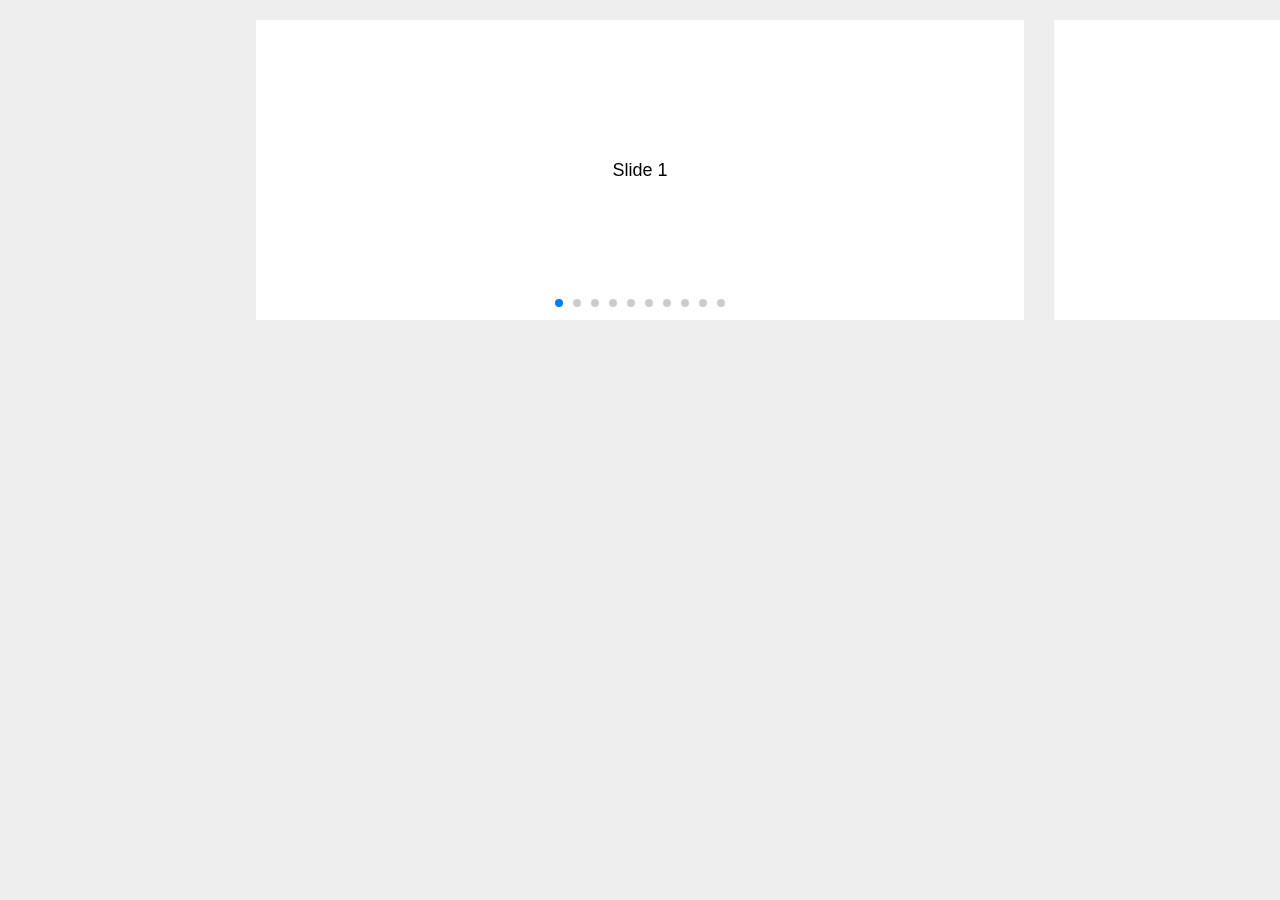
<file: Swiper-3.4.0/demos/08-centered-auto.html>
<!DOCTYPE html>
<html lang="en">
<head>
    <meta charset="utf-8">
    <title>Swiper demo</title>
    <meta name="viewport" content="width=device-width, initial-scale=1, minimum-scale=1, maximum-scale=1">

    <!-- Link Swiper's CSS -->
    <link rel="stylesheet" href="../dist/css/swiper.min.css">

    <!-- Demo styles -->
    <style>
    body {
        background: #eee;
        font-family: Helvetica Neue, Helvetica, Arial, sans-serif;
        font-size: 14px;
        color:#000;
        margin: 0;
        padding: 0;
    }
    .swiper-container {
        width: 100%;
        height: 300px;
        margin: 20px auto;
    }
    .swiper-slide {
        text-align: center;
        font-size: 18px;
        background: #fff;
        width: 60%;

        /* Center slide text vertically */
        display: -webkit-box;
        display: -ms-flexbox;
        display: -webkit-flex;
        display: flex;
        -webkit-box-pack: center;
        -ms-flex-pack: center;
        -webkit-justify-content: center;
        justify-content: center;
        -webkit-box-align: center;
        -ms-flex-align: center;
        -webkit-align-items: center;
        align-items: center;
    }
    .swiper-slide:nth-child(2n) {
        width: 40%;
    }
    .swiper-slide:nth-child(3n) {
        width: 20%;
    }
    </style>
</head>
<body>
    <!-- Swiper -->
    <div class="swiper-container">
        <div class="swiper-wrapper">
            <div class="swiper-slide">Slide 1</div>
            <div class="swiper-slide">Slide 2</div>
            <div class="swiper-slide">Slide 3</div>
            <div class="swiper-slide">Slide 4</div>
            <div class="swiper-slide">Slide 5</div>
            <div class="swiper-slide">Slide 6</div>
            <div class="swiper-slide">Slide 7</div>
            <div class="swiper-slide">Slide 8</div>
            <div class="swiper-slide">Slide 9</div>
            <div class="swiper-slide">Slide 10</div>
        </div>
        <!-- Add Pagination -->
        <div class="swiper-pagination"></div>
    </div>

    <!-- Swiper JS -->
    <script src="../dist/js/swiper.min.js"></script>

    <!-- Initialize Swiper -->
    <script>
    var swiper = new Swiper('.swiper-container', {
        pagination: '.swiper-pagination',
        slidesPerView: 'auto',
        centeredSlides: true,
        paginationClickable: true,
        spaceBetween: 30
    });
    </script>
</body>
</html>
</file>
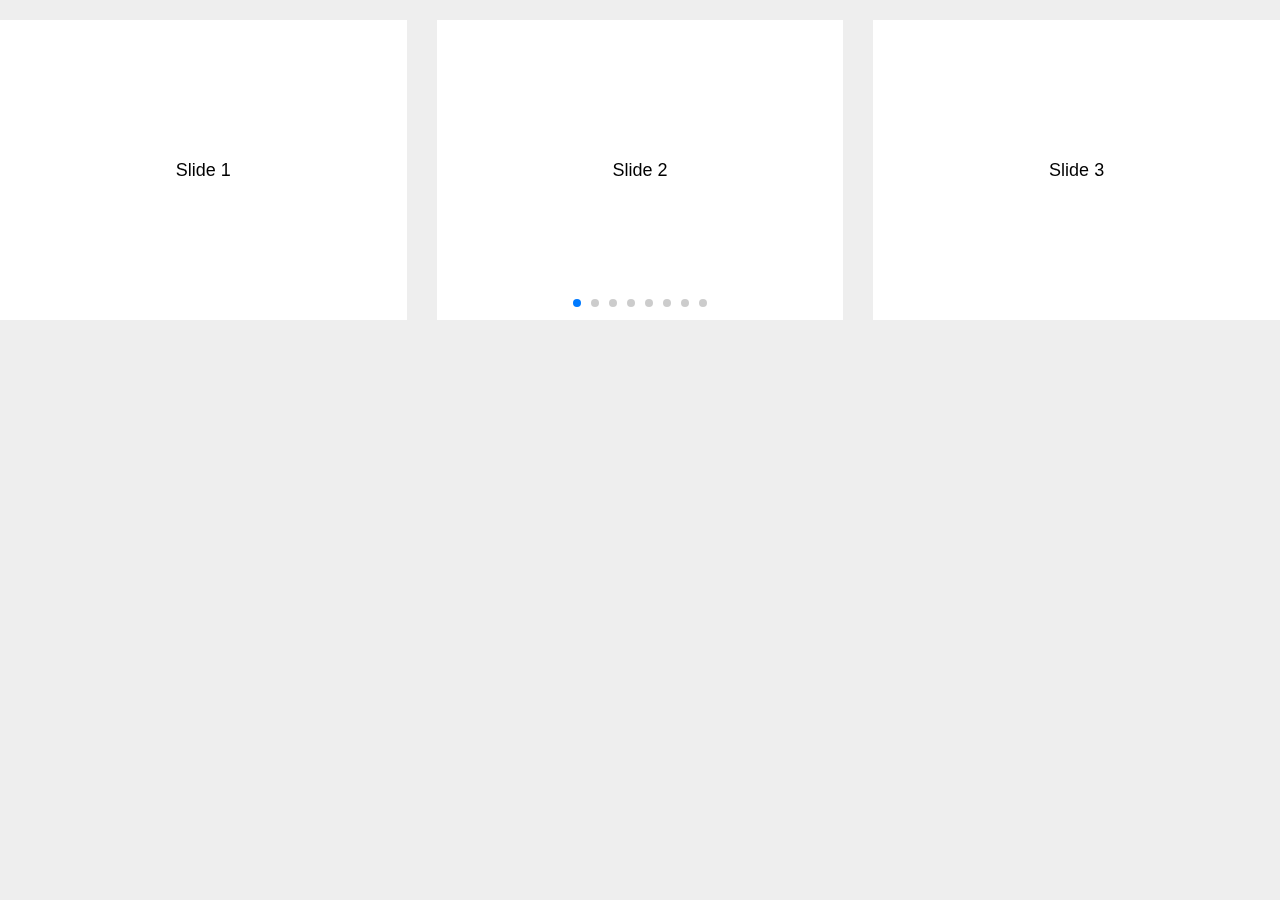
<file: Swiper-3.4.0/demos/09-freemode.html>
<!DOCTYPE html>
<html lang="en">
<head>
    <meta charset="utf-8">
    <title>Swiper demo</title>
    <meta name="viewport" content="width=device-width, initial-scale=1, minimum-scale=1, maximum-scale=1">

    <!-- Link Swiper's CSS -->
    <link rel="stylesheet" href="../dist/css/swiper.min.css">

    <!-- Demo styles -->
    <style>
    body {
        background: #eee;
        font-family: Helvetica Neue, Helvetica, Arial, sans-serif;
        font-size: 14px;
        color:#000;
        margin: 0;
        padding: 0;
    }
    .swiper-container {
        width: 100%;
        height: 300px;
        margin: 20px auto;
    }
    .swiper-slide {
        text-align: center;
        font-size: 18px;
        background: #fff;
        
        /* Center slide text vertically */
        display: -webkit-box;
        display: -ms-flexbox;
        display: -webkit-flex;
        display: flex;
        -webkit-box-pack: center;
        -ms-flex-pack: center;
        -webkit-justify-content: center;
        justify-content: center;
        -webkit-box-align: center;
        -ms-flex-align: center;
        -webkit-align-items: center;
        align-items: center;
    }
    </style>
</head>
<body>
    <!-- Swiper -->
    <div class="swiper-container">
        <div class="swiper-wrapper">
            <div class="swiper-slide">Slide 1</div>
            <div class="swiper-slide">Slide 2</div>
            <div class="swiper-slide">Slide 3</div>
            <div class="swiper-slide">Slide 4</div>
            <div class="swiper-slide">Slide 5</div>
            <div class="swiper-slide">Slide 6</div>
            <div class="swiper-slide">Slide 7</div>
            <div class="swiper-slide">Slide 8</div>
            <div class="swiper-slide">Slide 9</div>
            <div class="swiper-slide">Slide 10</div>
        </div>
        <!-- Add Pagination -->
        <div class="swiper-pagination"></div>
    </div>

    <!-- Swiper JS -->
    <script src="../dist/js/swiper.min.js"></script>

    <!-- Initialize Swiper -->
    <script>
    var swiper = new Swiper('.swiper-container', {
        pagination: '.swiper-pagination',
        slidesPerView: 3,
        paginationClickable: true,
        spaceBetween: 30,
        freeMode: true
    });
    </script>
</body>
</html>
</file>
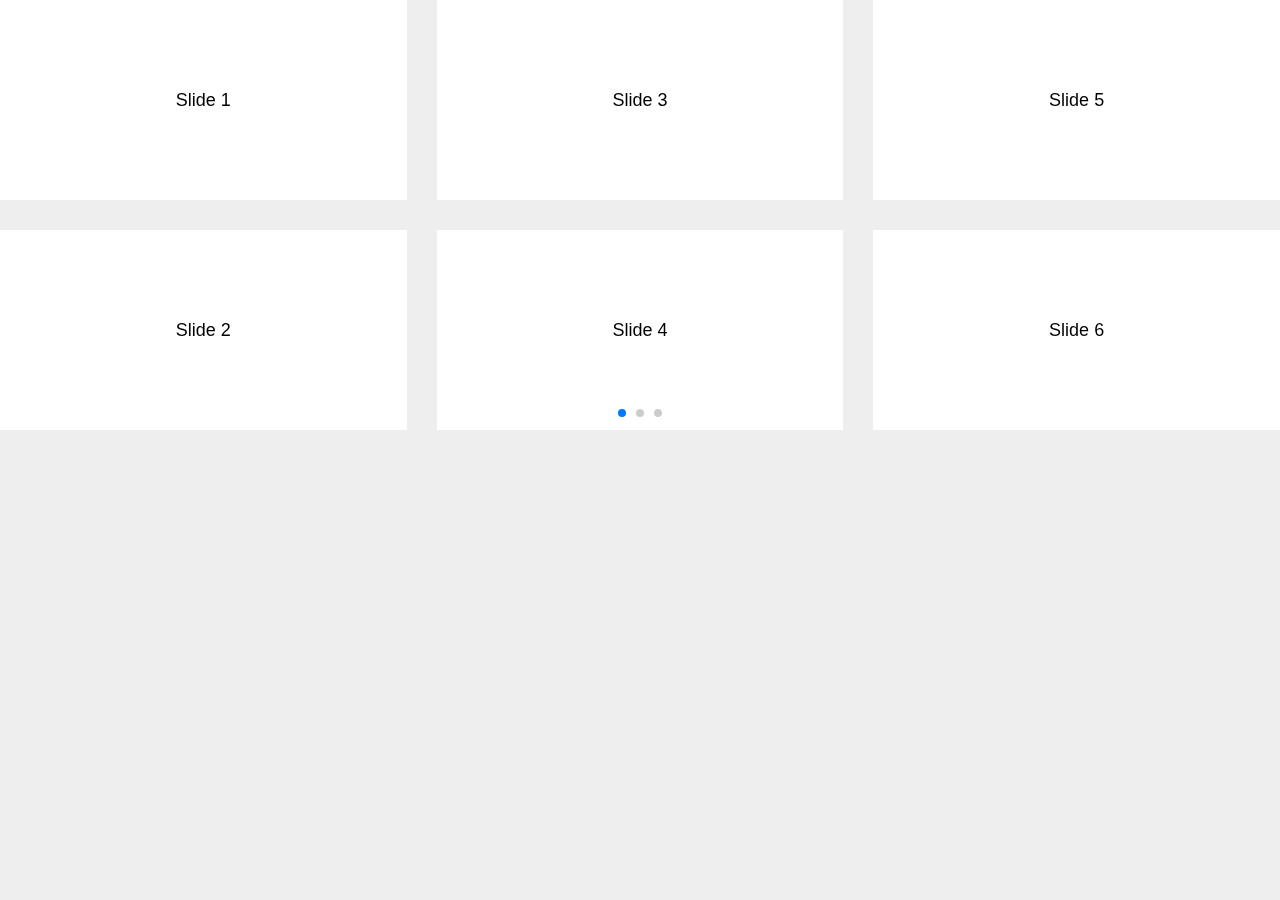
<file: Swiper-3.4.0/demos/10-slides-per-column.html>
<!DOCTYPE html>
<html lang="en">
<head>
    <meta charset="utf-8">
    <title>Swiper demo</title>
    <meta name="viewport" content="width=device-width, initial-scale=1, minimum-scale=1, maximum-scale=1">

    <!-- Link Swiper's CSS -->
    <link rel="stylesheet" href="../dist/css/swiper.min.css">

    <!-- Demo styles -->
    <style>
    body {
        background: #eee;
        font-family: Helvetica Neue, Helvetica, Arial, sans-serif;
        font-size: 14px;
        color:#000;
        margin: 0;
        padding: 0;
    }
    .swiper-container {
        width: 100%;
        height: auto;
        margin-left: auto;
        margin-right: auto;
    }
    .swiper-slide {
        text-align: center;
        font-size: 18px;
        background: #fff;
        height: 200px;
        
        /* Center slide text vertically */
        display: -webkit-box;
        display: -ms-flexbox;
        display: -webkit-flex;
        display: flex;
        -webkit-box-pack: center;
        -ms-flex-pack: center;
        -webkit-justify-content: center;
        justify-content: center;
        -webkit-box-align: center;
        -ms-flex-align: center;
        -webkit-align-items: center;
        align-items: center;
    }
    </style>
</head>
<body>
    <!-- Swiper -->
    <div class="swiper-container">
        <div class="swiper-wrapper">
            <div class="swiper-slide">Slide 1</div>
            <div class="swiper-slide">Slide 2</div>
            <div class="swiper-slide">Slide 3</div>
            <div class="swiper-slide">Slide 4</div>
            <div class="swiper-slide">Slide 5</div>
            <div class="swiper-slide">Slide 6</div>
            <div class="swiper-slide">Slide 7</div>
            <div class="swiper-slide">Slide 8</div>
            <div class="swiper-slide">Slide 9</div>
            <div class="swiper-slide">Slide 10</div>
        </div>
        <!-- Add Pagination -->
        <div class="swiper-pagination"></div>
    </div>

    <!-- Swiper JS -->
    <script src="../dist/js/swiper.min.js"></script>

    <!-- Initialize Swiper -->
    <script>
    var swiper = new Swiper('.swiper-container', {
        pagination: '.swiper-pagination',
        slidesPerView: 3,
        slidesPerColumn: 2,
        paginationClickable: true,
        spaceBetween: 30
    });
    </script>
</body>
</html>
</file>
<file: css/base.css>
@charset "utf-8";
/* CSS Document */
body,ul,ol,h1,h2,h3,h4,h5,h6,p{ margin:0; padding:0;}
li{ list-style:none;}
img{ vertical-align:top; border:none;}
a{ text-decoration:none; color:#666;}
body{ font-size:12px;}
.fl{ float:left;}
.fr{ float:right;}
.clearfix:after{ content:''; display:block; clear:both;}
</file>
